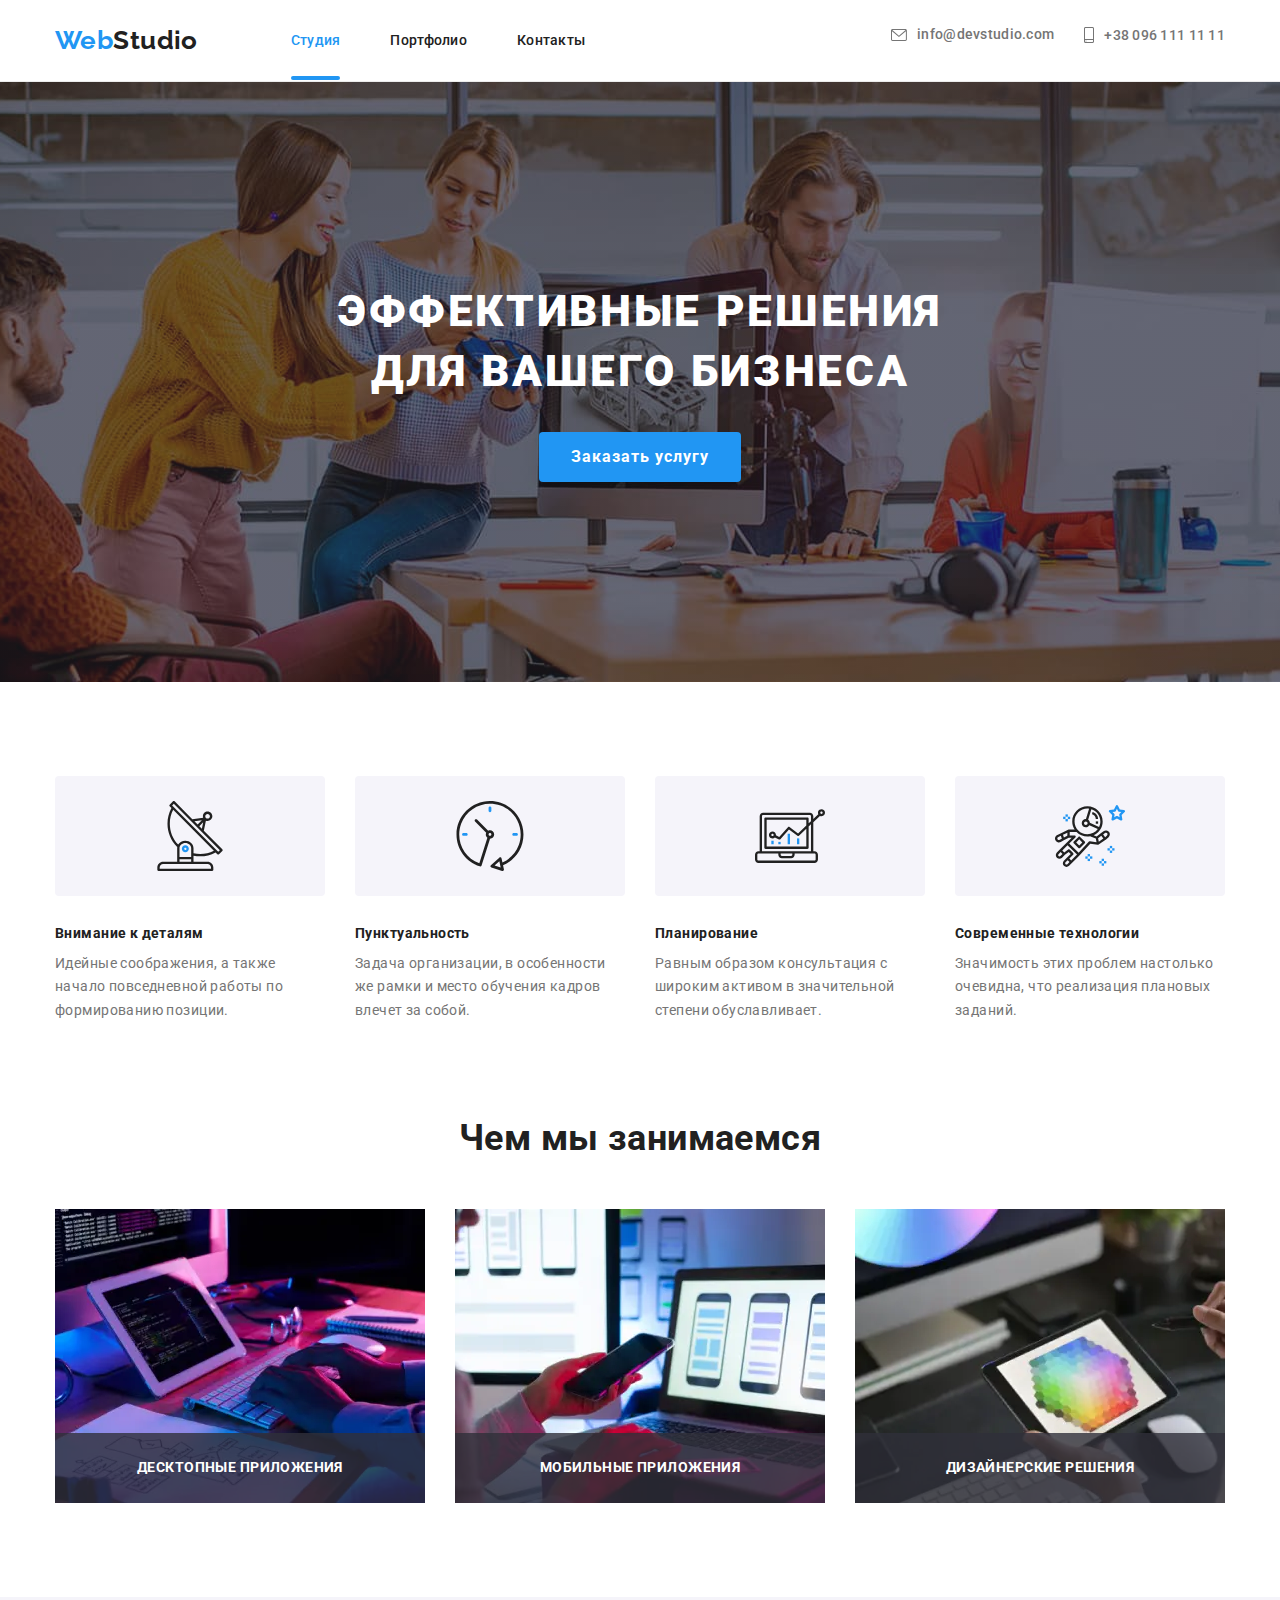
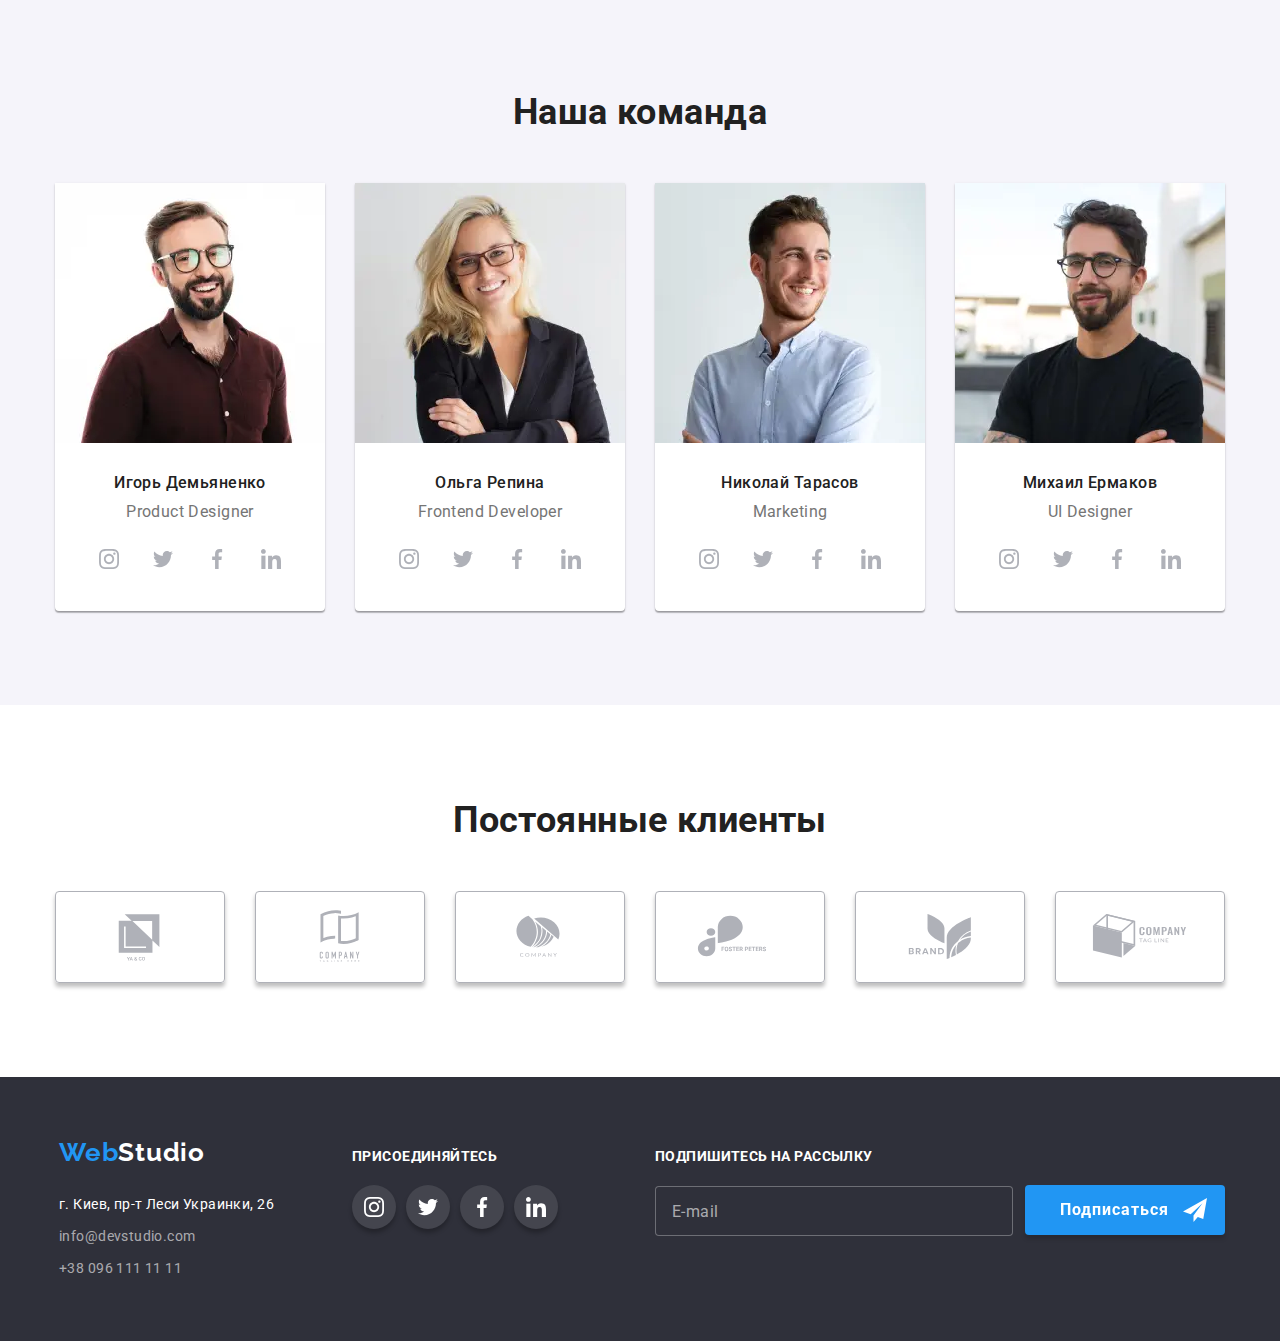
<file: index.html>
<!DOCTYPE html>
<html lang="ru">
  <head>
    <meta charset="UTF-8" />
    <meta http-equiv="X-UA-Compatible" content="IE=edge" />
    <meta name="viewport" content="width=device-width, initial-scale=1.0" />
    <title>Studia</title>
    <link rel="preconnect" href="https://fonts.gstatic.com" />
    <link
      href="https://fonts.googleapis.com/css2?family=Raleway:wght@700&family=Roboto:wght@400;500;700;900&display=swap"
      rel="stylesheet"
    />
    <link
      rel="stylesheet"
      href="https://cdnjs.cloudflare.com/ajax/libs/modern-normalize/1.1.0/modern-normalize.min.css"
    />
    <link rel="stylesheet" href="./css/main.min.css" />
  </head>
  <body>
    <!-- Шапка Сайта-->
    <header class="header">
      <div class="container main-nav">
        <a href="./index.html" class="header__link"
          >Web<span class="header-link__logo_color_accent">Studio</span></a
        >
        <nav class="navigation">
          <ul class="site-nav list">
            <li class="site-nav__item">
              <a href="/" class="site-nav-item__current-page">Студия</a>
            </li>
            <li class="site-nav__item">
              <a href="./portfolio.html">Портфолио</a>
            </li>
            <li class="site-nav__item"><a href="/">Контакты</a></li>
          </ul>
        </nav>
        <ul class="contacts-list">
          <li class="contacts-list__item">
            <a
              href="mailto:info@devstudio.com"
              class="contacts-list-item__link"
            >
              <svg
                width="16px"
                height="12px"
                class="contacts-list-item-link__icon"
              >
                <use href="./images/symbol-defs.svg#icon-envelope"></use>
              </svg>
              info@devstudio.com</a
            >
          </li>
          <li class="contacts-list__item">
            <a href="tel:+380961111111" class="contacts-list-item__link">
              <svg
                class="contacts-list-item-link__icon"
                width="10px"
                height="16px"
              >
                <use href="./images/symbol-defs.svg#icon-smartphone"></use>
              </svg>
              +38 096 111 11 11</a
            >
          </li>
        </ul>
        <button type="button" class="mobile-menu-btn" data-menu-open>
          <svg class="mobile-menu__icon" width="40px" height="40px">
            <use href="./images/symbol-defs.svg#burger-menu-icon"></use>
          </svg>
        </button>
      </div>
      <div class="mobile-menu" data-menu>
        <div class="container mobile-menu__container">
          <button class="mobile-menu__close-btn" data-menu-close>
            <svg class="mobile-menu__close-icon" width="18px" height="18px">
              <use href="./images/symbol-defs.svg#icon-close"></use>
            </svg>
          </button>

          <ul class="mobile-menu__list">
            <li class="mobile-menu-list__item">
              <a href="/" class="mobile-menu-list-item__link">Студия</a>
            </li>
            <li class="mobile-menu-list__item">
              <a class="mobile-menu-list-item__link" href="./portfolio.html"
                >Портфолио</a
              >
            </li>
            <li class="mobile-menu-list__item">
              <a class="mobile-menu-list-item__link" href="/">Контакты</a>
            </li>
          </ul>
          <div>
            <ul class="mobile-menu__contacts">
              <li class="mobile-menu-contacts__list">
                <a
                  class="mobile-menu-contacts__item"
                  href="mailto:info@devstudio.com"
                  >info@devstudio.com</a
                >
              </li>
              <li class="mobile-menu-contacts__list">
                <a
                  class="mobile-menu-contacts__item tel"
                  href="tel:+380961111111"
                  >+38 096 111 11 11</a
                >
              </li>
            </ul>

            <ul class="mobile-menu-social__list">
              <li class="mobile-menu-social-list__item">
                <a
                  class="mobile-menu-social-list-item__link"
                  href="https://www.instagram.com/"
                  >Instagram</a
                >
              </li>
              <li class="mobile-menu-social-list__item">
                <a
                  class="mobile-menu-social-list-item__link"
                  href="https://www.twitter.com/"
                  >Twitter</a
                >
              </li>
              <li class="mobile-menu-social-list__item">
                <a
                  class="mobile-menu-social-list-item__link"
                  href="https://www.facebook.com/"
                  >Facebook</a
                >
              </li>
              <li class="mobile-menu-social-list__item">
                <a
                  class="mobile-menu-social-list-item__link"
                  href="https://www.linkedin.com/"
                  >Linkedin</a
                >
              </li>
            </ul>
          </div>
        </div>
      </div>
    </header>
    <main>
      <!-- Решения для бизнеса-->
      <section class="hero">
        <h1 class="hero-title hero-title__mobile">
          Эффективные решения<br />для вашего бизнеса
        </h1>
        <button type="button" class="button" data-modal-open>
          Заказать услугу
        </button>
      </section>
      <div class="backdrop is-hidden" data-modal>
        <div class="modal modal-mobile">
          <button type="button" class="modal-button" data-modal-close>
            <svg class="modal-close-icon" width="11" height="11">
              <use href="./images/symbol-defs.svg#icon-close"></use>
            </svg>
          </button>
          <p class="text-form">Оставьте свои данные, мы вам перезвоним</p>
          <form class="contact-form">
            <label class="contact-form-field">
              <span class="text-form-field">Имя</span>
              <span class="contact-form-input-wraper">
                <input
                  name="user_name"
                  class="contact-form-input"
                  type="text"
                />
                <svg class="contact-form-icon" width="18" height="18">
                  <use href="./images/symbol-defs.svg#icon-person-black"></use>
                </svg>
              </span>
            </label>
            <label class="contact-form-field">
              <span class="text-form-field">Телефон</span>
              <span class="contact-form-input-wraper">
                <input
                  name="user_phone"
                  class="contact-form-input"
                  type="tel"
                />
                <svg class="contact-form-icon" width="18" height="18">
                  <use href="./images/symbol-defs.svg#icon-phone-black"></use>
                </svg>
              </span>
            </label>
            <label class="contact-form-field">
              <span class="text-form-field">Почта</span>
              <span class="contact-form-input-wraper">
                <input
                  name="user_mail"
                  class="contact-form-input"
                  type="email"
                />
                <svg class="contact-form-icon" width="18" height="18">
                  <use href="./images/symbol-defs.svg#icon-email-black"></use>
                </svg>
              </span>
            </label>
            <label class="contact-form-field">
              <span class="text-form-field">Комментарий</span>
              <textarea
                name="user_massage"
                class="contact-form-massage"
                placeholder="Введите текст"
              ></textarea>
            </label>
            <div class="contact-form-checkbox-wraper">
              <input
                name="acept_policy"
                type="checkbox"
                class="contact-form-checkbox visually-hidden"
                id="policy-checkbox"
                required
              />
              <label
                for="policy-checkbox"
                class="contact-form-checkbox-label contact-form-checkbox-label__mobile"
                >Соглашаюсь с рассылкой и принимаю&nbsp;
                <a class="privacy-policy privacy-policy__mobile" href=""
                  >Условия договора</a
                >
              </label>
            </div>

            <button type="submit" class="contact-form-submit-btn">
              Отправить
            </button>
          </form>
        </div>
      </div>
      <!-- Особенности в работах-->
      <section class="section">
        <div class="container">
          <h2 class="visually-hidden">Особенности в работах</h2>
          <ul class="list-text">
            <li class="list-text-item">
              <div class="list-text-icons">
                <svg width="70px" height="70px">
                  <use href="./images/symbol-defs.svg#icon-antenna"></use>
                </svg>
              </div>
              <h3 class="mobile-text">Внимание к деталям</h3>
              <p class="mobile-text_item">
                Идейные соображения, а также начало повседневной работы по
                формированию позиции.
              </p>
            </li>
            <li class="list-text-item clock">
              <div class="list-text-icons">
                <svg width="70px" height="70px">
                  <use href="./images/symbol-defs.svg#icon-clock"></use>
                </svg>
              </div>
              <h3 class="mobile-text">Пунктуальность</h3>
              <p class="mobile-text_item">
                Задача организации, в особенности же рамки и место обучения
                кадров влечет за собой.
              </p>
            </li>
            <li class="list-text-item diagram">
              <div class="list-text-icons">
                <svg width="70px" height="70px">
                  <use href="./images/symbol-defs.svg#icon-diagram"></use>
                </svg>
              </div>
              <h3 class="mobile-text">Планирование</h3>
              <p class="mobile-text_item">
                Равным образом консультация с широким активом в значительной
                степени обуславливает.
              </p>
            </li>
            <li class="list-text-item astronaut">
              <div class="list-text-icons">
                <svg width="70px" height="70px">
                  <use href="./images/symbol-defs.svg#icon-astronaut"></use>
                </svg>
              </div>
              <h3 class="mobile-text">Современные технологии</h3>
              <p class="mobile-text_item">
                Значимость этих проблем настолько очевидна, что реализация
                плановых заданий.
              </p>
            </li>
          </ul>
        </div>
      </section>
      <!-- Чем мы занимаемся-->
      <section class="section work">
        <div class="container">
          <h2 class="section-title">Чем мы занимаемся</h2>
          <ul class="list">
            <li class="work-picture">
              <div class="list-work">
                <picture>
                  <source
                    srcset="
                      ./images/planshet-desctop.webp    1x,
                      ./images/planshet-desctop@2x.webp 2x
                    "
                    media="(min-width:1200px)"
                    type="image/webp"
                  />
                  <source
                    srcset="
                      ./images/planshet-desctop.jpg    1x,
                      ./images/planshet-desctop@2x.jpg 2x
                    "
                    media="(min-width:1200px)"
                  />
                  <img
                    src="./images/planshet-desctop.jpg"
                    alt="печать текста на клавиатуре"
                    width="370"
                  />
                </picture>
                <p class="overlay-work">Десктопные приложения</p>
              </div>
            </li>
            <li class="work-picture">
              <div class="list-work">
                <picture>
                  <source
                    srcset="
                      ./images/telefon-desctop.webp    1x,
                      ./images/telefon-desctop@2x.webp 2x
                    "
                    media="(min-width:1200px)"
                    type="image/webp"
                  />
                  <source
                    srcset="
                      ./images/telefon-desctop.jpg    1x,
                      ./images/telefon-desctop@2x.jpg 2x
                    "
                    media="(min-width:1200px)"
                  />

                  <img
                    src="./images/telefon-desctop.jpg"
                    alt="с телефоном в руках"
                    width="370"
                  />
                </picture>
                <p class="overlay-work">Мобильные приложения</p>
              </div>
            </li>
            <li class="work-picture">
              <div class="list-work">
                <picture>
                  <source
                    srcset="
                      ./images/risunok-desctop.webp    1x,
                      ./images/risunok-desctop@2x.webp 2x
                    "
                    media="(min-width:1200px)"
                    type="image/webp"
                  />
                  <source
                    srcset="
                      ./images/risunok-desctop.jpg    1x,
                      ./images/risunok-desctop@2x.jpg 2x
                    "
                    media="(min-width:1200px)"
                  />
                  <img
                    src="./images/risunok-desctop.jpg"
                    alt="с планшетом в руках"
                    width="370"
                  />
                </picture>
                <p class="overlay-work">Дизайнерские решения</p>
              </div>
            </li>
          </ul>
        </div>
      </section>
      <!-- Команда-->
      <section class="section-our-team section">
        <div class="container">
          <h2 class="section-title">Наша команда</h2>
          <ul class="list">
            <li class="list-item">
              <picture>
                <source
                  srcset="
                    ./images/igordemjanenko-desctop.webp    1x,
                    ./images/igordemjanenko-desctop@2x.webp 2x
                  "
                  media="(min-width:1200px)"
                  type="image/webp"
                />
                <source
                  srcset="
                    ./images/igordemjanenko-desctop.jpg    1x,
                    ./images/igordemjanenko-desctop@2x.jpg 2x
                  "
                  media="(min-width:1200px)"
                />
                <source
                  srcset="
                    ./images/igordemjanenko-tablet.webp    1x,
                    ./images/igordemjanenko-tablet@2x.webp 2x
                  "
                  media="(min-width:768px)"
                  type="image/webp"
                />
                <source
                  srcset="
                    ./images/igordemjanenko-tablet.jpg    1x,
                    ./images/igordemjanenko-tablet@2x.jpg 2x
                  "
                  media="(min-width:768px)"
                />
                <source
                  srcset="
                    ./images/igordemjanenko-mobile.webp    1x,
                    ./images/igordemjanenko-mobile@2x.webp 2x
                  "
                  media="(max-width:767px)"
                  type="image/webp"
                />
                <source
                  srcset="
                    ./images/igordemjanenko-mobile.jpg    1x,
                    ./images/igordemjanenko-mobile@2x.jpg 2x
                  "
                  media="(max-width:767px)"
                />
                <img
                  src="./images/igordemjanenko-mobile.jpg"
                  alt="Игорь Демьяненко"
                  class="section-our-team__picture"
                />
              </picture>

              <h3 class="list-team_name">Игорь Демьяненко</h3>
              <p>Product Designer</p>

              <ul class="list-icons-team">
                <li class="icons-social-links">
                  <a href="https://www.instagram.com/" class="icons-team">
                    <svg class="icon-team" width="20px" height="20px">
                      <use href="./images/symbol-defs.svg#icon-instagram"></use>
                    </svg>
                  </a>
                </li>
                <li class="icons-social-links">
                  <a href="https://www.twitter.com/" class="icons-team">
                    <svg class="icon-team" width="20px" height="20px">
                      <use href="./images/symbol-defs.svg#icon-twitter"></use>
                    </svg>
                  </a>
                </li>
                <li class="icons-social-links">
                  <a href="https://www.facebook.com/" class="icons-team">
                    <svg class="icon-team" width="20px" height="20px">
                      <use href="./images/symbol-defs.svg#icon-facebook"></use>
                    </svg>
                  </a>
                </li>
                <li class="icons-social-links">
                  <a href="https://www.linkedin.com/" class="icons-team">
                    <svg class="icon-team" width="20px" height="20px">
                      <use href="./images/symbol-defs.svg#icon-linkedin"></use>
                    </svg>
                  </a>
                </li>
              </ul>
            </li>
            <li class="list-item">
              <picture>
                <source
                  srcset="
                    ./images/olgarepina-desctop.webp    1x,
                    ./images/olgarepina-desctop@2x.webp 2x
                  "
                  media="(min-width:1200px)"
                  type="image/webp"
                />
                <source
                  srcset="
                    ./images/olgarepina-desctop.jpg    1x,
                    ./images/olgarepina-desctop@2x.jpg 2x
                  "
                  media="(min-width:1200px)"
                />
                <source
                  srcset="
                    ./images/olgarepina-tablet.webp    1x,
                    ./images/olgarepina-tablet@2x.webp 2x
                  "
                  media="(min-width:768px)"
                  type="image/webp"
                />
                <source
                  srcset="
                    ./images/olgarepina-tablet.jpg    1x,
                    ./images/olgarepina-tablet@2x.jpg 2x
                  "
                  media="(min-width:768px)"
                />
                <source
                  srcset="
                    ./images/olgarepina-mobile.webp    1x,
                    ./images/olgarepina-mobile@2x.webp 2x
                  "
                  media="(max-width:767px)"
                  type="image/webp"
                />
                <source
                  srcset="
                    ./images/olgarepina-mobile.jpg    1x,
                    ./images/olgarepina-mobile@2x.jpg 2x
                  "
                  media="(max-width:767px)"
                />
                <img
                  src="./images/olgarepina-mobile.jpg"
                  alt="Ольга Репина"
                  class="section-our-team__picture"
                />
              </picture>
              <h3 class="list-team_name">Ольга Репина</h3>
              <p>Frontend Developer</p>

              <ul class="list-icons-team">
                <li class="icons-social-links">
                  <a href="https://www.instagram.com/" class="icons-team">
                    <svg class="icon-team" width="20px" height="20px">
                      <use href="./images/symbol-defs.svg#icon-instagram"></use>
                    </svg>
                  </a>
                </li>
                <li class="icons-social-links">
                  <a href="https://www.twitter.com/" class="icons-team">
                    <svg class="icon-team" width="20px" height="20px">
                      <use href="./images/symbol-defs.svg#icon-twitter"></use>
                    </svg>
                  </a>
                </li>
                <li class="icons-social-links">
                  <a href="https://www.facebook.com/" class="icons-team">
                    <svg class="icon-team" width="20px" height="20px">
                      <use href="./images/symbol-defs.svg#icon-facebook"></use>
                    </svg>
                  </a>
                </li>
                <li class="icons-social-links">
                  <a href="https://www.linkedin.com/" class="icons-team">
                    <svg class="icon-team" width="20px" height="20px">
                      <use href="./images/symbol-defs.svg#icon-linkedin"></use>
                    </svg>
                  </a>
                </li>
              </ul>
            </li>
            <li class="list-item">
              <picture>
                <source
                  srcset="
                    ./images/nikolajtarasov-desctop.webp    1x,
                    ./images/nikolajtarasov-desctop@2x.webp 2x
                  "
                  media="(min-width:1200px)"
                  type="image/webp"
                />
                <source
                  srcset="
                    ./images/nikolajtarasov-desctop.jpg    1x,
                    ./images/nikolajtarasov-desctop@2x.jpg 2x
                  "
                  media="(min-width:1200px)"
                />
                <source
                  srcset="
                    ./images/nikolajtarasov-tablet.webp    1x,
                    ./images/nikolajtarasov-tablet@2x.webp 2x
                  "
                  media="(min-width:768px)"
                  type="image/webp"
                />
                <source
                  srcset="
                    ./images/nikolajtarasov-tablet.jpg    1x,
                    ./images/nikolajtarasov-tablet@2x.jpg 2x
                  "
                  media="(min-width:768px)"
                />
                <source
                  srcset="
                    ./images/nikolajtarasov-mobile.webp    1x,
                    ./images/nikolajtarasov-mobile@2x.webp 2x
                  "
                  media="(max-width:767px)"
                  type="image/webp"
                />
                <source
                  srcset="
                    ./images/nikolajtarasov-mobile.jpg    1x,
                    ./images/nikolajtarasov-mobile@2x.jpg 2x
                  "
                  media="(max-width:767px)"
                />
                <img
                  src="./images/nikolajtarasov-mobile.jpg"
                  alt="Николай Тарасов"
                  class="section-our-team__picture"
                />
              </picture>

              <h3 class="list-team_name">Николай Тарасов</h3>
              <p>Marketing</p>

              <ul class="list-icons-team">
                <li class="icons-social-links">
                  <a href="https://www.instagram.com/" class="icons-team">
                    <svg class="icon-team" width="20px" height="20px">
                      <use href="./images/symbol-defs.svg#icon-instagram"></use>
                    </svg>
                  </a>
                </li>
                <li class="icons-social-links">
                  <a href="https://www.twitter.com/" class="icons-team">
                    <svg class="icon-team" width="20px" height="20px">
                      <use href="./images/symbol-defs.svg#icon-twitter"></use>
                    </svg>
                  </a>
                </li>
                <li class="icons-social-links">
                  <a href="https://www.facebook.com/" class="icons-team">
                    <svg class="icon-team" width="20px" height="20px">
                      <use href="./images/symbol-defs.svg#icon-facebook"></use>
                    </svg>
                  </a>
                </li>
                <li class="icons-social-links">
                  <a href="https://www.linkedin.com/" class="icons-team">
                    <svg class="icon-team" width="20px" height="20px">
                      <use href="./images/symbol-defs.svg#icon-linkedin"></use>
                    </svg>
                  </a>
                </li>
              </ul>
            </li>
            <li class="list-item">
              <picture>
                <source
                  srcset="
                    ./images/mikhailyermakov-desctop.webp    1x,
                    ./images/mikhailyermakov-desctop@2x.webp 2x
                  "
                  media="(min-width:1200px)"
                  type="image/webp"
                />
                <source
                  srcset="
                    ./images/mikhailyermakov-desctop.jpg    1x,
                    ./images/mikhailyermakov-desctop@2x.jpg 2x
                  "
                  media="(min-width:1200px)"
                />
                <source
                  srcset="
                    ./images/mikhailyermakov-tablet.webp    1x,
                    ./images/mikhailyermakov-tablet@2x.webp 2x
                  "
                  media="(min-width:768px)"
                  type="image/webp"
                />
                <source
                  srcset="
                    ./images/mikhailyermakov-tablet.jpg    1x,
                    ./images/mikhailyermakov-tablet@2x.jpg 2x
                  "
                  media="(min-width:768px)"
                />
                <source
                  srcset="
                    ./images/mikhailyermakov-mobile.webp    1x,
                    ./images/mikhailyermakov-mobile@2x.webp 2x
                  "
                  media="(max-width:767px)"
                  type="image/webp"
                />
                <source
                  srcset="
                    ./images/mikhailyermakov-mobile.jpg    1x,
                    ./images/mikhailyermakov-mobile@2x.jpg 2x
                  "
                  media="(max-width:767px)"
                />
                <img
                  src="./images/mikhailyermakov-mobile.jpg"
                  alt="Михаил Ермаков"
                  class="section-our-team__picture"
                />
              </picture>
              <h3 class="list-team_name">Михаил Ермаков</h3>
              <p>UI Designer</p>

              <ul class="list-icons-team">
                <li class="icons-social-links">
                  <a href="https://www.instagram.com/" class="icons-team">
                    <svg class="icon-team" width="20px" height="20px">
                      <use href="./images/symbol-defs.svg#icon-instagram"></use>
                    </svg>
                  </a>
                </li>
                <li class="icons-social-links">
                  <a href="https://www.twitter.com/" class="icons-team">
                    <svg class="icon-team" width="20px" height="20px">
                      <use href="./images/symbol-defs.svg#icon-twitter"></use>
                    </svg>
                  </a>
                </li>
                <li class="icons-social-links">
                  <a href="https://www.facebook.com/" class="icons-team">
                    <svg class="icon-team" width="20px" height="20px">
                      <use href="./images/symbol-defs.svg#icon-facebook"></use>
                    </svg>
                  </a>
                </li>
                <li class="icons-social-links">
                  <a href="https://www.linkedin.com/" class="icons-team">
                    <svg class="icon-team" width="20px" height="20px">
                      <use href="./images/symbol-defs.svg#icon-linkedin"></use>
                    </svg>
                  </a>
                </li>
              </ul>
            </li>
          </ul>
        </div>
      </section>
      <section class="our-clients section">
        <div class="container">
          <h2 class="section-title">Постоянные клиенты</h2>
          <ul class="list-logos">
            <li class="svg-logo-list">
              <a href="/" class="logo-client">
                <svg width="106px" height="60px" class="svg-logo">
                  <use href="./images/symbol-defs.svg#icon-Logo1"></use>
                </svg>
              </a>
            </li>
            <li class="svg-logo-list">
              <a href="/" class="logo-client">
                <svg width="106px" height="60px" class="svg-logo">
                  <use href="./images/symbol-defs.svg#icon-Logo2"></use>
                </svg>
              </a>
            </li>
            <li class="svg-logo-list">
              <a href="/" class="logo-client">
                <svg width="106px" height="60px" class="svg-logo">
                  <use href="./images/symbol-defs.svg#icon-Logo3"></use>
                </svg>
              </a>
            </li>
            <li class="svg-logo-list">
              <a href="/" class="logo-client">
                <svg width="106px" height="60px" class="svg-logo">
                  <use href="./images/symbol-defs.svg#icon-Logo4"></use>
                </svg>
              </a>
            </li>
            <li class="svg-logo-list">
              <a href="/" class="logo-client">
                <svg width="106px" height="60px" class="svg-logo">
                  <use href="./images/symbol-defs.svg#icon-Logo5"></use>
                </svg>
              </a>
            </li>
            <li class="svg-logo-list">
              <a href="/" class="logo-client">
                <svg width="106px" height="60px" class="svg-logo">
                  <use href="./images/symbol-defs.svg#icon-Logo6"></use>
                </svg>
              </a>
            </li>
          </ul>
        </div>
      </section>
    </main>
    <!--Футер-->
    <footer>
      <div class="container footer-container">
        <div class="nav-footer">
          <div class="tablet-footer">
            <a href="/" class="logo logo-footer"
              >Web<span class="accent-footer">Studio</span></a
            >

            <address>
              <ul class="list-footer">
                <li>
                  <a
                    class="adress"
                    href="https://goo.gl/maps/MWfXR5edQ5mQwXb56"
                    target="_blank"
                    rel="noreferrer noopener"
                    title="карты google"
                    >г. Киев, пр-т Леси Украинки, 26</a
                  >
                </li>
                <li>
                  <a class="contacts-footer" href="mailto:info@devstudio.com"
                    >info@devstudio.com</a
                  >
                </li>
                <li>
                  <a class="contacts-footer" href="tel:+380961111111"
                    >+38 096 111 11 11</a
                  >
                </li>
              </ul>
            </address>
          </div>
          <div class="icons-nav-footer">
            <p class="text-footer">Присоединяйтесь</p>
            <ul class="list-icons-footer">
              <li>
                <a href="https://www.instagram.com/" class="icons-footer">
                  <svg class="icon-footer" width="20px" height="20px">
                    <use href="./images/symbol-defs.svg#icon-instagram"></use>
                  </svg>
                </a>
              </li>
              <li>
                <a href="https://www.twitter.com/" class="icons-footer">
                  <svg class="icon-footer" width="20px" height="20px">
                    <use href="./images/symbol-defs.svg#icon-twitter"></use>
                  </svg>
                </a>
              </li>
              <li>
                <a href="https://www.facebook.com/" class="icons-footer">
                  <svg class="icon-footer" width="20px" height="20px">
                    <use href="./images/symbol-defs.svg#icon-facebook"></use>
                  </svg>
                </a>
              </li>
              <li>
                <a href="https://www.linkedin.com/" class="icons-footer">
                  <svg class="icon-footer" width="20px" height="20px">
                    <use href="./images/symbol-defs.svg#icon-linkedin"></use>
                  </svg>
                </a>
              </li>
            </ul>
          </div>
        </div>
        <div class="form-footer">
          <p class="text-form-footer">Подпишитесь на рассылку</p>
          <span class="footer-position">
            <label class="footer-form-field">
              <textarea
                name="user_massage"
                class="footer-form-massage"
                placeholder="E-mail"
              ></textarea>
            </label>
            <button type="submit" class="footer-form-btn">
              <span class="btn-text">Подписаться</span>
            </button>
          </span>
        </div>
      </div>
    </footer>
    <script src="./modal.js"></script>
    <script src="./menu.js"></script>
  </body>
</html>
</file>
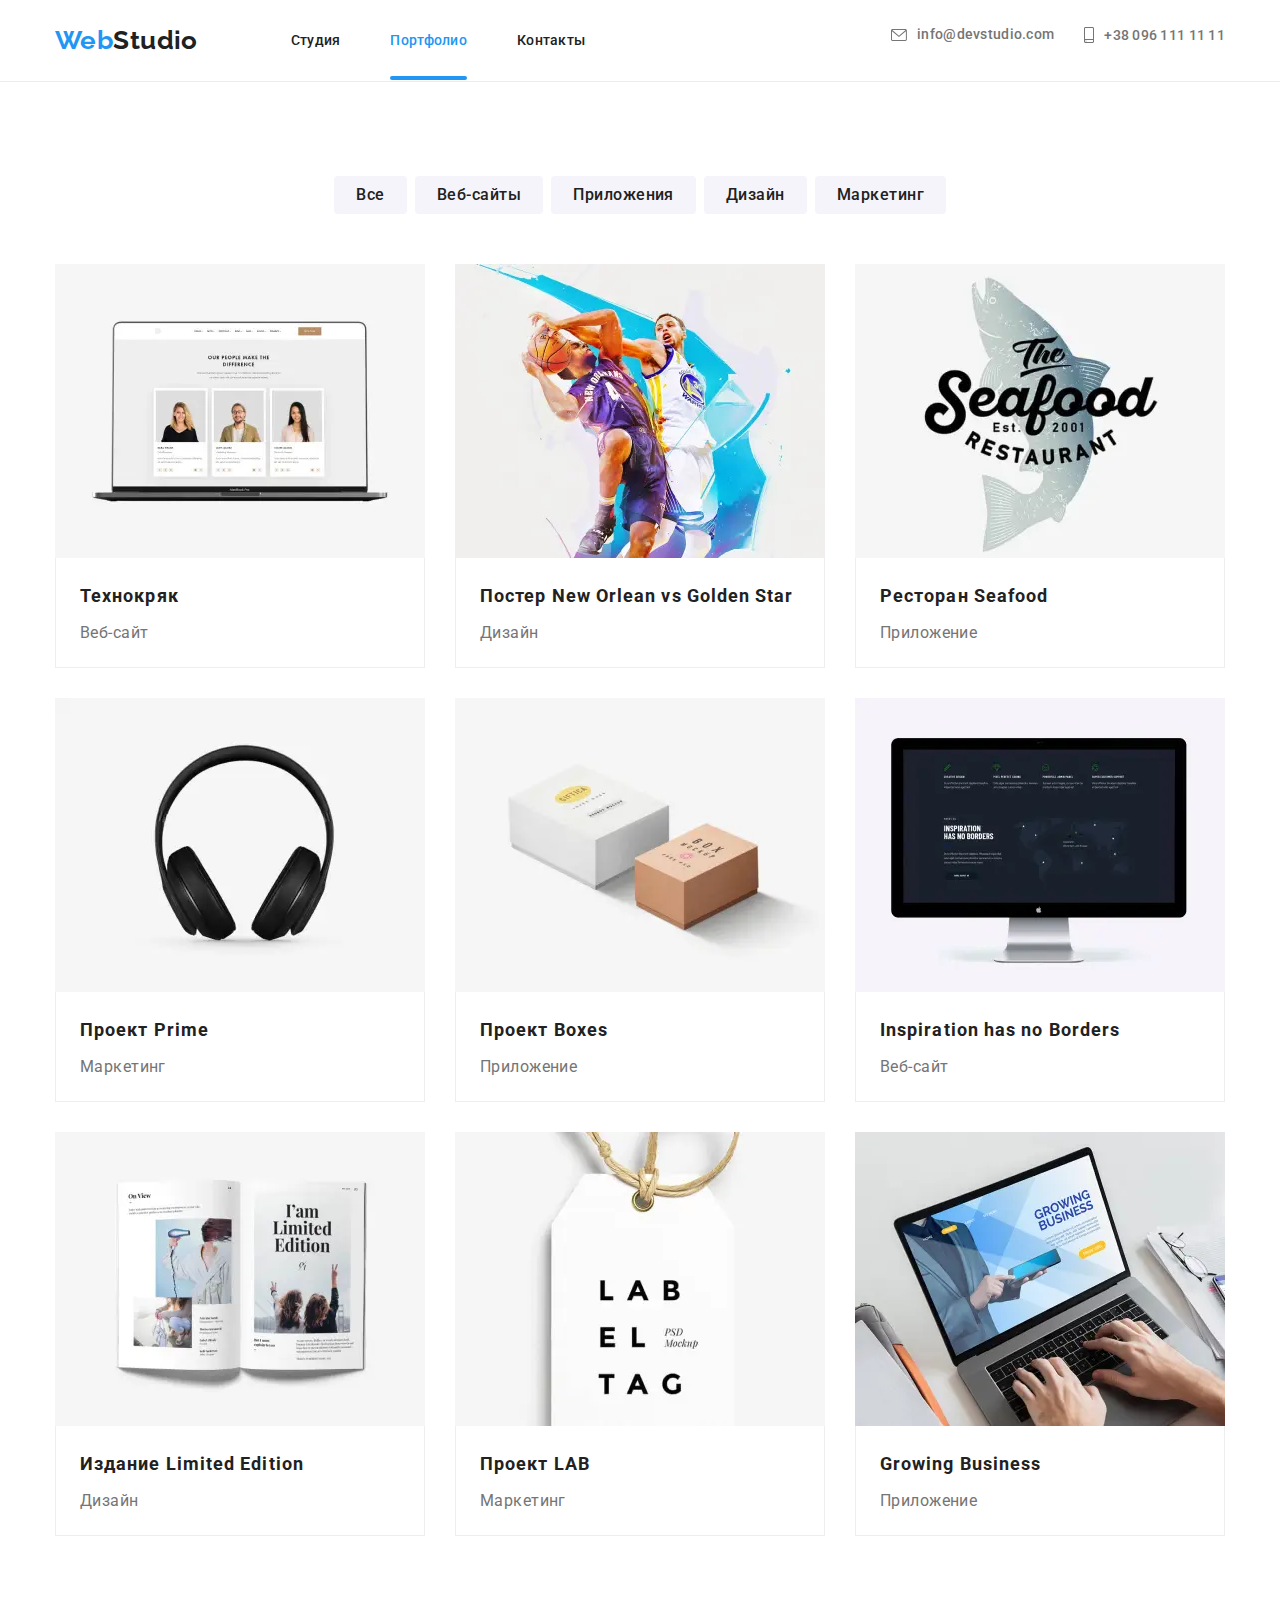
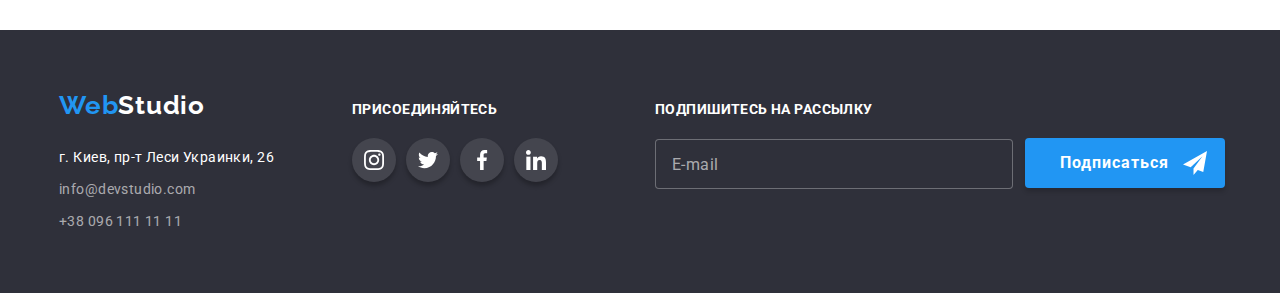
<file: portfolio.html>
<!DOCTYPE html>
<html lang="ru">
  <head>
    <meta charset="UTF-8" />
    <meta http-equiv="X-UA-Compatible" content="IE=edge" />
    <meta name="viewport" content="width=device-width, initial-scale=1.0" />
    <title>portfolio</title>
    <link rel="preconnect" href="https://fonts.gstatic.com" />
    <link
      href="https://fonts.googleapis.com/css2?family=Raleway:wght@700&family=Roboto:wght@400;500;700;900&display=swap"
      rel="stylesheet"
    />
    <link
      rel="stylesheet"
      href="https://cdnjs.cloudflare.com/ajax/libs/modern-normalize/1.1.0/modern-normalize.min.css"
    />
    <link rel="stylesheet" href="./css/main.min.css" />
  </head>
  <body>
    <!-- Шапка Сайта-->
    <header class="header">
      <div class="container main-nav">
        <a href="./index.html" class="header__link"
          >Web<span class="header-link__logo_color_accent">Studio</span></a
        >
        <nav class="navigation">
          <ul class="site-nav list">
            <li class="site-nav__item">
              <a href="./index.html">Студия</a>
            </li>
            <li class="site-nav__item">
              <a href="/" class="site-nav-item__current-page">Портфолио</a>
            </li>
            <li class="site-nav__item"><a href="/">Контакты</a></li>
          </ul>
        </nav>
        <ul class="contacts-list">
          <li class="contacts-list__item">
            <a
              href="mailto:info@devstudio.com"
              class="contacts-list-item__link"
            >
              <svg
                width="16px"
                height="12px"
                class="contacts-list-item-link__icon"
              >
                <use href="./images/symbol-defs.svg#icon-envelope"></use>
              </svg>
              info@devstudio.com</a
            >
          </li>
          <li class="contacts-list__item">
            <a href="tel:+380961111111" class="contacts-list-item__link">
              <svg
                class="contacts-list-item-link__icon"
                width="10px"
                height="16px"
              >
                <use href="./images/symbol-defs.svg#icon-smartphone"></use>
              </svg>
              +38 096 111 11 11</a
            >
          </li>
        </ul>
        <button type="button" class="mobile-menu-btn" data-menu-open>
          <svg class="mobile-menu__icon" width="40px" height="40px">
            <use href="./images/symbol-defs.svg#burger-menu-icon"></use>
          </svg>
        </button>
      </div>
      <div class="mobile-menu" data-menu>
        <div class="container mobile-menu__container">
          <button class="mobile-menu__close-btn" data-menu-close>
            <svg class="mobile-menu__close-icon" width="18px" height="18px">
              <use href="./images/symbol-defs.svg#icon-close"></use>
            </svg>
          </button>

          <ul class="mobile-menu__list">
            <li class="mobile-menu-list__item">
              <a class="mobile-menu-list-item__link" href="./index.html"
                >Студия</a
              >
            </li>
            <li class="mobile-menu-list__item">
              <a class="mobile-menu-list-item__link" href="/">Портфолио</a>
            </li>
            <li class="mobile-menu-list__item">
              <a class="mobile-menu-list-item__link" href="/">Контакты</a>
            </li>
          </ul>
          <div>
            <ul class="mobile-menu__contacts">
              <li class="mobile-menu-contacts__list">
                <a
                  class="mobile-menu-contacts__item"
                  href="mailto:info@devstudio.com"
                  >info@devstudio.com</a
                >
              </li>
              <li class="mobile-menu-contacts__list">
                <a
                  class="mobile-menu-contacts__item tel"
                  href="tel:+380961111111"
                  >+38 096 111 11 11</a
                >
              </li>
            </ul>

            <ul class="mobile-menu-social__list">
              <li class="mobile-menu-social-list__item">
                <a
                  class="mobile-menu-social-list-item__link"
                  href="https://www.instagram.com/"
                  >Instagram</a
                >
              </li>
              <li class="mobile-menu-social-list__item">
                <a
                  class="mobile-menu-social-list-item__link"
                  href="https://www.twitter.com/"
                  >Twitter</a
                >
              </li>
              <li class="mobile-menu-social-list__item">
                <a
                  class="mobile-menu-social-list-item__link"
                  href="https://www.facebook.com/"
                  >Facebook</a
                >
              </li>
              <li class="mobile-menu-social-list__item">
                <a
                  class="mobile-menu-social-list-item__link"
                  href="https://www.linkedin.com/"
                  >Linkedin</a
                >
              </li>
            </ul>
          </div>
        </div>
      </div>
    </header>
    <main>
      <section class="section">
        <div class="container">
          <h1 class="visually-hidden">Примеры работ</h1>
          <ul class="list-button">
            <li class="list-btn__item">
              <button type="button" class="filter-button adaptive-mobile">
                Все
              </button>
            </li>
            <li class="list-btn__item">
              <button type="button" class="filter-button">Веб-сайты</button>
            </li>
            <li class="list-btn__item">
              <button type="button" class="filter-button">Приложения</button>
            </li>
            <li class="list-btn__item">
              <button type="button" class="filter-button">Дизайн</button>
            </li>
            <li class="list-btn__item">
              <button type="button" class="filter-button">Маркетинг</button>
            </li>
          </ul>
          <ul class="list-photo">
            <li class="list-element">
              <a href="/" class="link-portfolio">
                <div class="list-photo-wraper">
                  <picture>
                    <source
                      srcset="
                        ./images/webpage-desctop.webp    1x,
                        ./images/webpage-desctop@2x.webp 2x
                      "
                      media="(min-width:1200px)"
                      type="image/webp"
                    />
                    <source
                      srcset="
                        ./images/webpage-desctop.jpg    1x,
                        ./images/webpage-desctop@2x.jpg 2x
                      "
                      media="(min-width:1200px)"
                    />
                    <source
                      srcset="
                        ./images/webpage-tablet.webp    1x,
                        ./images/webpage-tablet@2x.webp 2x
                      "
                      media="(min-width:768px)"
                      type="image/webp"
                    />
                    <source
                      srcset="
                        ./images/webpage-tablet.jpg    1x,
                        ./images/webpage-tablet@2x.jpg 2x
                      "
                      media="(min-width:768px)"
                    />
                    <source
                      srcset="
                        ./images/webpage-mobile.webp    1x,
                        ./images/webpage-mobile@2x.webp 2x
                      "
                      media="(max-width:767px)"
                      type="image/webp"
                    />
                    <source
                      srcset="
                        ./images/webpage-mobile.jpg    1x,
                        ./images/webpage-mobile@2x.jpg 2x
                      "
                      media="(max-width:767px)"
                    />
                    <img
                      src="./images/webpage-mobile.jpg"
                      alt="три человека"
                      class="list-element__picture"
                    />
                  </picture>
                  <p class="overlay">
                    Ресурс предлагает комплексные предложения с разным уровнем
                    функционала и сервисов. Все это позволит посетителю получить
                    исчерпывающие сведения о компании или частном лице.
                  </p>
                </div>

                <div class="list-photo-element">
                  <h2>Технокряк</h2>
                  <p>Веб-сайт</p>
                </div>
              </a>
            </li>
            <li class="list-element">
              <a href="/" class="link-portfolio">
                <div class="list-photo-wraper">
                  <picture>
                    <source
                      srcset="
                        ./images/poster-desctop.webp    1x,
                        ./images/poster-desctop@2x.webp 2x
                      "
                      media="(min-width:1200px)"
                      type="image/webp"
                    />
                    <source
                      srcset="
                        ./images/poster-desctop.jpg    1x,
                        ./images/poster-desctop@2x.jpg 2x
                      "
                      media="(min-width:1200px)"
                    />
                    <source
                      srcset="
                        ./images/poster-tablet.webp    1x,
                        ./images/poster-tablet@2x.webp 2x
                      "
                      media="(min-width:768px)"
                      type="image/webp"
                    />
                    <source
                      srcset="
                        ./images/poster-tablet.jpg    1x,
                        ./images/poster-tablet@2x.jpg 2x
                      "
                      media="(min-width:768px)"
                    />
                    <source
                      srcset="
                        ./images/poster-mobile.webp    1x,
                        ./images/poster-mobile@2x.webp 2x
                      "
                      media="(max-width:767px)"
                      type="image/webp"
                    />
                    <source
                      srcset="
                        ./images/poster-mobile.jpg    1x,
                        ./images/poster-mobile@2x.jpg 2x
                      "
                      media="(max-width:767px)"
                    />
                    <img
                      src="./images/poster-mobile.jpg"
                      alt="баскетболисты"
                      class="list-element__picture"
                    />
                  </picture>
                  <p class="overlay">
                    Ресурс предлагает комплексные предложения с разным уровнем
                    функционала и сервисов. Все это позволит посетителю получить
                    исчерпывающие сведения о компании или частном лице.
                  </p>
                </div>
                <div class="list-photo-element">
                  <h2 class="list-photo-element__title">
                    Постер New Orlean vs Golden Star
                  </h2>
                  <p>Дизайн</p>
                </div>
              </a>
            </li>
            <li class="list-element">
              <a href="/" class="link-portfolio">
                <div class="list-photo-wraper">
                  <picture>
                    <source
                      srcset="
                        ./images/restaurant-desctop.webp    1x,
                        ./images/restaurant-desctop@2x.webp 2x
                      "
                      media="(min-width:1200px)"
                      type="image/webp"
                    />
                    <source
                      srcset="
                        ./images/restaurant-desctop.jpg    1x,
                        ./images/restaurant-desctop@2x.jpg 2x
                      "
                      media="(min-width:1200px)"
                    />
                    <source
                      srcset="
                        ./images/restaurant-tablet.webp    1x,
                        ./images/restaurant-tablet@2x.webp 2x
                      "
                      media="(min-width:768px)"
                      type="image/webp"
                    />
                    <source
                      srcset="
                        ./images/restaurant-tablet.jpg    1x,
                        ./images/restaurant-tablet@2x.jpg 2x
                      "
                      media="(min-width:768px)"
                    />
                    <source
                      srcset="
                        ./images/restaurant-mobile.webp    1x,
                        ./images/restaurant-mobile@2x.webp 2x
                      "
                      media="(max-width:767px)"
                      type="image/webp"
                    />
                    <source
                      srcset="
                        ./images/restaurant-mobile.jpg    1x,
                        ./images/restaurant-mobile@2x.jpg 2x
                      "
                      media="(max-width:767px)"
                    />
                    <img
                      src="./images/restaurant-mobile.jpg"
                      alt="емблема ресторана"
                      class="list-element__picture"
                    />
                  </picture>
                  <p class="overlay">
                    Ресурс предлагает комплексные предложения с разным уровнем
                    функционала и сервисов. Все это позволит посетителю получить
                    исчерпывающие сведения о компании или частном лице.
                  </p>
                </div>
                <div class="list-photo-element">
                  <h2>Ресторан Seafood</h2>
                  <p>Приложение</p>
                </div>
              </a>
            </li>
            <li class="list-element">
              <a href="/" class="link-portfolio">
                <div class="list-photo-wraper">
                  <picture>
                    <source
                      srcset="
                        ./images/music-desctop.webp    1x,
                        ./images/music-desctop@2x.webp 2x
                      "
                      media="(min-width:1200px)"
                      type="image/webp"
                    />
                    <source
                      srcset="
                        ./images/music-desctop.jpg    1x,
                        ./images/music-desctop@2x.jpg 2x
                      "
                      media="(min-width:1200px)"
                    />
                    <source
                      srcset="
                        ./images/music-tablet.webp    1x,
                        ./images/music-tablet@2x.webp 2x
                      "
                      media="(min-width:768px)"
                      type="image/webp"
                    />
                    <source
                      srcset="
                        ./images/music-tablet.jpg    1x,
                        ./images/music-tablet@2x.jpg 2x
                      "
                      media="(min-width:768px)"
                    />
                    <source
                      srcset="
                        ./images/music-mobile.webp    1x,
                        ./images/music-mobile@2x.webp 2x
                      "
                      media="(max-width:767px)"
                      type="image/webp"
                    />
                    <source
                      srcset="
                        ./images/music-mobile.jpg    1x,
                        ./images/music-mobile@2x.jpg 2x
                      "
                      media="(max-width:767px)"
                    />
                    <img
                      src="./images/music-mobile.jpg"
                      alt="наушники"
                      class="list-element__picture"
                    />
                  </picture>
                  <p class="overlay">
                    Ресурс предлагает комплексные предложения с разным уровнем
                    функционала и сервисов. Все это позволит посетителю получить
                    исчерпывающие сведения о компании или частном лице.
                  </p>
                </div>
                <div class="list-photo-element">
                  <h2>Проект Prime</h2>
                  <p>Маркетинг</p>
                </div>
              </a>
            </li>
            <li class="list-element">
              <a href="/" class="link-portfolio">
                <div class="list-photo-wraper">
                  <picture>
                    <source
                      srcset="
                        ./images/boxes-desctop.webp    1x,
                        ./images/boxes-desctop@2x.webp 2x
                      "
                      media="(min-width:1200px)"
                      type="image/webp"
                    />
                    <source
                      srcset="
                        ./images/boxes-desctop.jpg    1x,
                        ./images/boxes-desctop@2x.jpg 2x
                      "
                      media="(min-width:1200px)"
                    />
                    <source
                      srcset="
                        ./images/boxes-tablet.webp    1x,
                        ./images/boxes-tablet@2x.webp 2x
                      "
                      media="(min-width:768px)"
                      type="image/webp"
                    />
                    <source
                      srcset="
                        ./images/boxes-tablet.jpg    1x,
                        ./images/boxes-tablet@2x.jpg 2x
                      "
                      media="(min-width:768px)"
                    />
                    <source
                      srcset="
                        ./images/boxes-mobile.webp    1x,
                        ./images/boxes-mobile@2x.webp 2x
                      "
                      media="(max-width:767px)"
                      type="image/webp"
                    />
                    <source
                      srcset="
                        ./images/boxes-mobile.jpg    1x,
                        ./images/boxes-mobile@2x.jpg 2x
                      "
                      media="(max-width:767px)"
                    />
                    <img
                      src="./images/boxes-mobile.jpg"
                      alt="коробки"
                      class="list-element__picture"
                    />
                  </picture>
                  <p class="overlay">
                    Ресурс предлагает комплексные предложения с разным уровнем
                    функционала и сервисов. Все это позволит посетителю получить
                    исчерпывающие сведения о компании или частном лице.
                  </p>
                </div>
                <div class="list-photo-element">
                  <h2>Проект Boxes</h2>
                  <p>Приложение</p>
                </div>
              </a>
            </li>
            <li class="list-element">
              <a href="/" class="link-portfolio">
                <div class="list-photo-wraper">
                  <picture>
                    <source
                      srcset="
                        ./images/monitor-desctop.webp    1x,
                        ./images/monitor-desctop@2x.webp 2x
                      "
                      media="(min-width:1200px)"
                      type="image/webp"
                    />
                    <source
                      srcset="
                        ./images/monitor-desctop.jpg    1x,
                        ./images/monitor-desctop@2x.jpg 2x
                      "
                      media="(min-width:1200px)"
                    />
                    <source
                      srcset="
                        ./images/monitor-tablet.webp    1x,
                        ./images/monitor-tablet@2x.webp 2x
                      "
                      media="(min-width:768px)"
                      type="image/webp"
                    />
                    <source
                      srcset="
                        ./images/monitor-tablet.jpg    1x,
                        ./images/monitor-tablet@2x.jpg 2x
                      "
                      media="(min-width:768px)"
                    />
                    <source
                      srcset="
                        ./images/monitor-mobile.webp    1x,
                        ./images/monitor-mobile@2x.webp 2x
                      "
                      media="(max-width:767px)"
                      type="image/webp"
                    />
                    <source
                      srcset="
                        ./images/monitor-mobile.jpg    1x,
                        ./images/monitor-mobile@2x.jpg 2x
                      "
                      media="(max-width:767px)"
                    />
                    <img
                      src="./images/monitor-mobile.jpg"
                      alt="монитор"
                      class="list-element__picture"
                    />
                  </picture>
                  <p class="overlay">
                    Ресурс предлагает комплексные предложения с разным уровнем
                    функционала и сервисов. Все это позволит посетителю получить
                    исчерпывающие сведения о компании или частном лице.
                  </p>
                </div>
                <div class="list-photo-element">
                  <h2>Inspiration has no Borders</h2>
                  <p>Веб-сайт</p>
                </div>
              </a>
            </li>
            <li class="list-element">
              <a href="/" class="link-portfolio">
                <div class="list-photo-wraper">
                  <picture>
                    <source
                      srcset="
                        ./images/magazine-desctop.webp    1x,
                        ./images/magazine-desctop@2x.webp 2x
                      "
                      media="(min-width:1200px)"
                      type="image/webp"
                    />
                    <source
                      srcset="
                        ./images/magazine-desctop.jpg    1x,
                        ./images/magazine-desctop@2x.jpg 2x
                      "
                      media="(min-width:1200px)"
                    />
                    <source
                      srcset="
                        ./images/magazine-tablet.webp    1x,
                        ./images/magazine-tablet@2x.webp 2x
                      "
                      media="(min-width:768px)"
                      type="image/webp"
                    />
                    <source
                      srcset="
                        ./images/magazine-tablet.jpg    1x,
                        ./images/magazine-tablet@2x.jpg 2x
                      "
                      media="(min-width:768px)"
                    />
                    <source
                      srcset="
                        ./images/magazine-mobile.webp    1x,
                        ./images/magazine-mobile@2x.webp 2x
                      "
                      media="(max-width:767px)"
                      type="image/webp"
                    />
                    <source
                      srcset="
                        ./images/magazine-mobile.jpg    1x,
                        ./images/magazine-mobile@2x.jpg 2x
                      "
                      media="(max-width:767px)"
                    />
                    <img
                      src="./images/magazine-mobile.jpg"
                      alt="журнал"
                      class="list-element__picture"
                    />
                  </picture>
                  <p class="overlay">
                    Ресурс предлагает комплексные предложения с разным уровнем
                    функционала и сервисов. Все это позволит посетителю получить
                    исчерпывающие сведения о компании или частном лице.
                  </p>
                </div>
                <div class="list-photo-element">
                  <h2>Издание Limited Edition</h2>
                  <p>Дизайн</p>
                </div>
              </a>
            </li>
            <li class="list-element">
              <a href="/" class="link-portfolio">
                <div class="list-photo-wraper">
                  <picture>
                    <source
                      srcset="
                        ./images/birka-desctop.webp    1x,
                        ./images/birka-desctop@2x.webp 2x
                      "
                      media="(min-width:1200px)"
                      type="image/webp"
                    />
                    <source
                      srcset="
                        ./images/birka-desctop.jpg    1x,
                        ./images/birka-desctop@2x.jpg 2x
                      "
                      media="(min-width:1200px)"
                    />
                    <source
                      srcset="
                        ./images/birka-tablet.webp    1x,
                        ./images/birka-tablet@2x.webp 2x
                      "
                      media="(min-width:768px)"
                      type="image/webp"
                    />
                    <source
                      srcset="
                        ./images/birka-tablet.jpg    1x,
                        ./images/birka-tablet@2x.jpg 2x
                      "
                      media="(min-width:768px)"
                    />
                    <source
                      srcset="
                        ./images/birka-mobile.webp    1x,
                        ./images/birka-mobile@2x.webp 2x
                      "
                      media="(max-width:767px)"
                      type="image/webp"
                    />
                    <source
                      srcset="
                        ./images/birka-mobile.jpg    1x,
                        ./images/birka-mobile@2x.jpg 2x
                      "
                      media="(max-width:767px)"
                    />
                    <img
                      src="./images/birka-mobile.jpg"
                      alt="бирка"
                      class="list-element__picture"
                    />
                  </picture>
                  <p class="overlay">
                    Ресурс предлагает комплексные предложения с разным уровнем
                    функционала и сервисов. Все это позволит посетителю получить
                    исчерпывающие сведения о компании или частном лице.
                  </p>
                </div>
                <div class="list-photo-element">
                  <h2>Проект LAB</h2>
                  <p>Маркетинг</p>
                </div>
              </a>
            </li>
            <li class="list-element">
              <a href="/" class="link-portfolio">
                <div class="list-photo-wraper">
                  <picture>
                    <source
                      srcset="
                        ./images/notebook-desctop.webp    1x,
                        ./images/notebook-desctop@2x.webp 2x
                      "
                      media="(min-width:1200px)"
                      type="image/webp"
                    />
                    <source
                      srcset="
                        ./images/notebook-desctop.jpg    1x,
                        ./images/notebook-desctop@2x.jpg 2x
                      "
                      media="(min-width:1200px)"
                    />
                    <source
                      srcset="
                        ./images/notebook-tablet.webp    1x,
                        ./images/notebook-tablet@2x.webp 2x
                      "
                      media="(min-width:768px)"
                      type="image/webp"
                    />
                    <source
                      srcset="
                        ./images/notebook-tablet.jpg    1x,
                        ./images/notebook-tablet@2x.jpg 2x
                      "
                      media="(min-width:768px)"
                    />
                    <source
                      srcset="
                        ./images/notebook-mobile.webp    1x,
                        ./images/notebook-mobile@2x.webp 2x
                      "
                      media="(max-width:767px)"
                      type="image/webp"
                    />
                    <source
                      srcset="
                        ./images/notebook-mobile.jpg    1x,
                        ./images/notebook-mobile@2x.jpg 2x
                      "
                      media="(max-width:767px)"
                    />
                    <img
                      src="./images/notebook-mobile.jpg"
                      alt="бирка"
                      class="list-element__picture"
                    />
                  </picture>
                  <p class="overlay">
                    Ресурс предлагает комплексные предложения с разным уровнем
                    функционала и сервисов. Все это позволит посетителю получить
                    исчерпывающие сведения о компании или частном лице.
                  </p>
                </div>
                <div class="list-photo-element">
                  <h2>Growing Business</h2>
                  <p>Приложение</p>
                </div>
              </a>
            </li>
          </ul>
        </div>
      </section>
    </main>
    <!--Футер-->
    <footer>
      <div class="container footer-container">
        <div class="nav-footer">
          <div class="tablet-footer">
            <a href="/" class="logo logo-footer"
              >Web<span class="accent-footer">Studio</span></a
            >

            <address>
              <ul class="list-footer">
                <li>
                  <a
                    class="adress"
                    href="https://goo.gl/maps/MWfXR5edQ5mQwXb56"
                    target="_blank"
                    rel="noreferrer noopener"
                    title="карты google"
                    >г. Киев, пр-т Леси Украинки, 26</a
                  >
                </li>
                <li>
                  <a class="contacts-footer" href="mailto:info@devstudio.com"
                    >info@devstudio.com</a
                  >
                </li>
                <li>
                  <a class="contacts-footer" href="tel:+380961111111"
                    >+38 096 111 11 11</a
                  >
                </li>
              </ul>
            </address>
          </div>
          <div class="icons-nav-footer">
            <p class="text-footer">Присоединяйтесь</p>
            <ul class="list-icons-footer">
              <li>
                <a href="https://www.instagram.com/" class="icons-footer">
                  <svg class="icon-footer" width="20px" height="20px">
                    <use href="./images/symbol-defs.svg#icon-instagram"></use>
                  </svg>
                </a>
              </li>
              <li>
                <a href="https://www.twitter.com/" class="icons-footer">
                  <svg class="icon-footer" width="20px" height="20px">
                    <use href="./images/symbol-defs.svg#icon-twitter"></use>
                  </svg>
                </a>
              </li>
              <li>
                <a href="https://www.facebook.com/" class="icons-footer">
                  <svg class="icon-footer" width="20px" height="20px">
                    <use href="./images/symbol-defs.svg#icon-facebook"></use>
                  </svg>
                </a>
              </li>
              <li>
                <a href="https://www.linkedin.com/" class="icons-footer">
                  <svg class="icon-footer" width="20px" height="20px">
                    <use href="./images/symbol-defs.svg#icon-linkedin"></use>
                  </svg>
                </a>
              </li>
            </ul>
          </div>
        </div>
        <div class="form-footer">
          <p class="text-form-footer">Подпишитесь на рассылку</p>
          <span class="footer-position">
            <label class="footer-form-field">
              <textarea
                name="user_massage"
                class="footer-form-massage"
                placeholder="E-mail"
              ></textarea>
            </label>
            <button type="submit" class="footer-form-btn">
              <span class="btn-text">Подписаться</span>
            </button>
          </span>
        </div>
      </div>
    </footer>
    <script src="./menu.js"></script>
  </body>
</html>
</file>
<file: css/main.min.css>
:root{--primary-text-color: #212121;--secondary-text-color: #757575;--accent: #2196f3;--font-color: #ffffff;--secondary-font-color: #2f303a;--third-font-color: #f5f4fa}.visually-hidden{position:absolute;width:1px;height:1px;margin:-1px;border:0;padding:0;white-space:nowrap;clip-path:inset(100%);clip:rect(0 0 0 0);overflow:hidden}h1,h2,h3,p{margin-top:0;margin-bottom:0}html{box-sizing:border-box}header{padding-top:25px;padding-bottom:25px;border-bottom:1px solid #ececec}body{background-color:var(--font-color);color:var(--primary-text-color);margin:0;font-family:roboto, sans-serif;letter-spacing:0.03em;font-size:14px;line-height:1.7}a{text-decoration:none}img{display:block;max-width:100%;height:auto}.section{padding-top:60px;padding-bottom:60px}@media screen and (min-width: 1200px){.section{padding-top:94px;padding-bottom:94px}}.container{padding-left:15px;padding-right:15px}@media screen and (min-width: 480px){.container{width:480px;margin-left:auto;margin-right:auto}}@media screen and (min-width: 768px){.container{width:768px}}@media screen and (min-width: 1200px){.container{width:1200px}}.modal-button{width:30px;height:30px;position:absolute;top:8px;right:8px;border-radius:50%;border:1px solid rgba(0,0,0,0.1);background-color:var(--font-color);padding:0;display:flex;justify-content:center;align-items:center;cursor:pointer;transition:fill 250ms cubic-bezier(0.4, 0, 0.2, 1)}.modal-button:hover,.modal-button:focus{fill:#2196f3;outline:none}.list-icons-team{list-style:none;display:flex;padding-left:0;justify-content:center;margin-top:16px;margin-bottom:0;margin-bottom:30px}.icons-social-links:not(:last-child){margin-right:10px}.icons-team{display:flex;align-items:center;justify-content:center;width:44px;height:44px;border-radius:50%;fill:#afb1b8;transition:background-color 250ms cubic-bezier(0.4, 0, 0.2, 1),fill 250ms cubic-bezier(0.4, 0, 0.2, 1)}.icons-team:hover,.icons-team:focus{background-color:var(--accent);fill:var(--font-color)}.icons-footer{display:flex;align-items:center;justify-content:center;width:44px;height:44px;border-radius:50%;border:1px #000;box-shadow:0px 4px 4px 0px rgba(0,0,0,0.25);background-color:#44454e;fill:#ffffff;transition:background-color 250ms cubic-bezier(0.4, 0, 0.2, 1)}.icons-footer:hover,.icons-footer:focus{background-color:var(--accent)}.icons-nav-footer{margin-left:0}.list-icons-footer{list-style:none;display:flex;padding-left:0;margin-top:20px;margin-bottom:0}.list-icons-footer li:not(:last-child){margin-right:10px}@media screen and (min-width: 1200px){.icons-nav-footer{margin-left:70px}}.hero-title{color:var(--font-color);margin-top:0;margin-bottom:30px;font-weight:900;font-size:44px;line-height:1.36;letter-spacing:0.06em;text-transform:uppercase}.section-title{color:var(--primary-text-color);margin-top:0;margin-bottom:30px;font-weight:bold;font-size:36px;line-height:1.17;text-align:center}@media screen and (min-width: 1200px){.section-title{margin-bottom:50px}}.header__link{color:var(--accent);font-family:raleway;font-weight:bold;font-size:24px;line-height:1.16}.header-link__logo_color_accent{color:var(--primary-text-color)}.accent-footer{color:var(--font-color)}.logo-footer{color:var(--accent);margin-bottom:20px;display:block;margin-right:0;font-family:"Raleway";font-style:normal;font-weight:700;font-size:24px;line-height:1.16;text-align:center;letter-spacing:0.03em}@media screen and (min-width: 1200px){.logo-footer{color:var(--accent);margin-bottom:25px;display:block;margin-right:0;font-family:raleway;font-weight:bold;font-size:26px;line-height:1.19;text-align:left}.header__link{font-size:26px;line-height:1.19}}.backdrop{position:fixed;top:0;left:0;width:100%;height:100%;background-color:rgba(0,0,0,0.2);transition:opacity 250ms cubic-bezier(0.4, 0, 0.2, 1),visibility 250ms cubic-bezier(0.4, 0, 0.2, 1)}.backdrop.is-hidden{opacity:0;pointer-events:none;visibility:visible}.modal{position:absolute;top:50%;left:50%;transform:translate(-50%, -50%);min-height:581px;min-width:528px;background-color:#fff;border-radius:4px;box-shadow:0px 1px 3px rgba(0,0,0,0.12),0px 1px 1px rgba(0,0,0,0.14),0px 2px 1px rgba(0,0,0,0.2);padding:40px}.text-form{font-weight:700;font-size:20px;line-height:1.15;text-align:center;letter-spacing:0.03em;margin-bottom:12px}.contact-form-field{display:block;margin-bottom:10px}.contact-form-input{width:100%;border:1px solid rgba(33,33,33,0.2);border-radius:4px;height:40px;padding-left:42px;transition:border-color 250ms cubic-bezier(0.4, 0, 0.2, 1)}.contact-form-input:focus,.contact-form-input:hover{border-color:var(--accent);outline:none}.text-form-field{font-size:12px;line-height:1.16;letter-spacing:0.01em;color:#757575}.contact-form-icon{position:absolute;top:50%;left:12px;transform:translateY(-50%);transition:fill 250ms cubic-bezier(0.4, 0, 0.2, 1)}.contact-form-input:focus+.contact-form-icon,.contact-form-input:hover+.contact-form-icon{fill:var(--accent)}.contact-form-input-wraper{position:relative;display:block;margin-top:4px}.contact-form-massage{width:100%;height:120px;margin-top:4px;padding:12px 16px;resize:none;border:1px solid rgba(33,33,33,0.2);border-radius:4px;transition:border-color 250ms cubic-bezier(0.4, 0, 0.2, 1)}.contact-form-massage:focus,.contact-form-massage:hover{border-color:var(--accent);outline:none}.contact-form-massage::placeholder{font-size:14px;line-height:1.14;letter-spacing:0.01em;color:rgba(117,117,117,0.5)}.contact-form-checkbox-label{font-size:14px;line-height:1.71;letter-spacing:0.03em;color:#757575;display:flex;align-items:center}.contact-form-checkbox-label::before{display:inline-block;content:"";width:16px;height:15px;background-image:url(../images/icon-no-check.svg);cursor:pointer;margin-right:8px}.contact-form-checkbox:checked+.contact-form-checkbox-label::before{background-image:url(../images/icon-check.svg)}.contact-form-checkbox:focus+.contact-form-checkbox-label::before{outline:1px solid rgba(33,150,243,0.5);border-radius:2px}.contact-form-checkbox-wraper{margin-bottom:30px}.contact-form-submit-btn{display:block;margin:0 auto;color:var(--font-color);background:var(--accent);cursor:pointer;border-radius:4px;padding:10px 32px;min-width:200px;text-align:center;box-shadow:0px 4px 4px rgba(0,0,0,0.15);border:0;font-family:inherit;font-weight:bold;font-size:16px;line-height:1.88;letter-spacing:0.06em;transition:background 250ms cubic-bezier(0.4, 0, 0.2, 1),box-shadow 250ms cubic-bezier(0.4, 0, 0.2, 1),border-radius 250ms cubic-bezier(0.4, 0, 0.2, 1)}.contact-form-submit-btn:hover,.contact-form-submit-btn:focus{background:#188ce8;box-shadow:0px 4px 4px rgba(0,0,0,0.15);border-radius:0}.privacy-policy{font-size:14px;line-height:1.71;letter-spacing:0.03em;color:#2196f3}.button{color:var(--font-color);background:var(--accent);cursor:pointer;border-radius:4px;padding:10px 32px;min-width:200px;text-align:center;box-shadow:0px 4px 4px rgba(0,0,0,0.15);border:0;font-family:inherit;font-weight:bold;font-size:16px;line-height:1.88;letter-spacing:0.06em;transition:background 250ms cubic-bezier(0.4, 0, 0.2, 1),box-shadow 250ms cubic-bezier(0.4, 0, 0.2, 1),border-radius 250ms cubic-bezier(0.4, 0, 0.2, 1)}.button:hover,.button:focus{background:#188ce8;box-shadow:0px 4px 4px rgba(0,0,0,0.15);border-radius:0}.filter-button{color:var(--primary-text-color);min-width:73px;background-color:var(--third-font-color);border-radius:4px;display:inline-block;text-align:center;padding:6px 22px;box-shadow:none;border:0;font-family:inherit;font-weight:500;font-size:16px;line-height:1.63;letter-spacing:0.03em;transition:color 250ms cubic-bezier(0.4, 0, 0.2, 1),background-color 250ms cubic-bezier(0.4, 0, 0.2, 1),box-shadow 250ms cubic-bezier(0.4, 0, 0.2, 1)}.filter-button:hover,.filter-button:focus{color:var(--font-color);background-color:var(--accent);border-radius:4px;box-shadow:0px 2px 2px 0px rgba(0,0,0,0.12),0px 1px 2px 0px rgba(0,0,0,0.08),0px 3px 1px 0px rgba(0,0,0,0.1)}.list-button{display:flex;list-style:none;margin:0;flex-wrap:wrap;margin-bottom:40px;padding-left:0;justify-content:flex-start}.list-btn__item:nth-child(-n+3){margin-bottom:15px}@media screen and (min-width: 768px){.adaptive-mobile{margin-bottom:0}.list-button{justify-content:center;margin-bottom:30px}.list-btn__item:nth-child(-n+3){margin-bottom:0}}@media screen and (min-width: 1200px){.list-button{margin-bottom:50px}}.navigation{display:none}.contacts-list{display:none}.main-nav{display:flex;justify-content:space-between;align-items:center}.header{padding-top:10px;padding-bottom:16px;position:relative}.mobile-menu-btn{background-color:#ffffff;border:none;padding:0;line-height:0}.mobile-menu-btn:hover,.mobile-menu-btn:focus{fill:#2196f3;transition:fill 250ms cubic-bezier(0.4, 0, 0.2, 1)}.mobile-menu{z-index:2;position:absolute;top:0;left:0;width:100%;height:100vh;overflow:auto;opacity:0;visibility:hidden;pointer-events:none;background-color:#ffffff;transition:opacity 250ms cubic-bezier(0.4, 0, 0.2, 1),visibility 250ms cubic-bezier(0.4, 0, 0.2, 1)}.mobile-menu.is-open{opacity:1;visibility:visible;pointer-events:auto}.mobile-menu__close-btn{position:absolute;top:10px;right:15px;background-color:#ffffff;border:none;padding:0;line-height:0;width:40px;height:40px;cursor:pointer}.mobile-menu__close-btn:hover,.mobile-menu__close-btn:focus{fill:#2196f3;transition:fill 250ms cubic-bezier(0.4, 0, 0.2, 1)}.mobile-menu__container{display:flex;flex-direction:column;justify-content:space-between;height:100%;position:relative;padding-top:48px;padding-bottom:48px}.mobile-menu__list{list-style:none;padding:0;margin-top:0}.mobile-menu-list__item:not(:last-child){margin-bottom:32px}.mobile-menu-list__item{font-weight:500;font-size:40px;line-height:1.17;letter-spacing:0.02em}.mobile-menu-list-item__link{color:#212121;transition:color 250ms cubic-bezier(0.4, 0, 0.2, 1)}.mobile-menu-list-item__link:hover,.mobile-menu-list-item__link:focus{color:#2196f3}.mobile-menu__contacts{list-style:none;padding:0;margin-top:0;margin-bottom:0}.mobile-menu-contacts__item{font-weight:500;font-size:34px;line-height:1.17;letter-spacing:0.02em;color:#2196f3}.mobile-menu-contacts__list:not(:last-child){margin-bottom:32px}.tel{color:#757575;font-weight:500;font-size:24px;line-height:1.16;letter-spacing:0.02em}.mobile-menu-social__list{list-style:none;display:flex;margin-bottom:0;padding-left:0}.mobile-menu-social-list__item:not(:last-child){padding-right:10px;border-right:1px solid rgba(33,33,33,0.2)}.mobile-menu-social-list__item:not(:first-child){padding-left:10px}.mobile-menu-social-list-item__link{font-weight:500;font-size:18px;line-height:1.22;letter-spacing:0.02em;color:#2196f3}@media screen and (min-width: 768px){.navigation{display:flex}.contacts-list{display:flex;flex-direction:column;list-style:none;padding:0;margin:21px 0}.contacts-list a{color:#757575;font-weight:500;font-size:14px;line-height:1.14;letter-spacing:0.02em}.mobile-menu-btn{display:none}.site-nav__item:not(:last-child){margin-right:50px}.header{padding:0}.contacts-list-item-link__icon{margin-right:8px;fill:currentColor}.contacts-list-item__link{display:flex;align-items:center;transition:color 250ms cubic-bezier(0.4, 0, 0.2, 1)}.contacts-list-item__link:hover,.contacts-list-item__link:focus{color:var(--accent);cursor:pointer}.contacts-list__item:not(:last-child){margin-bottom:10px}.site-nav-item__current-page{position:relative}.site-nav-item__current-page::after{content:"";background-color:var(--accent);position:absolute;width:100%;height:4px;bottom:0;left:0;border-radius:2px}.site-nav .site-nav-item__current-page{color:var(--accent);padding-bottom:32px}.site-nav a{color:var(--primary-text-color);font-weight:500;font-size:14px;line-height:1.14;letter-spacing:0.02em;padding-bottom:32px;transition:color 250ms cubic-bezier(0.4, 0, 0.2, 1)}.site-nav a:hover,.site-nav a:focus{color:var(--accent)}}@media screen and (min-width: 1200px){.header{padding-top:25px;padding-bottom:25px;border-bottom:1px solid #ececec}.modal-menu__btn{display:none}.navigation{display:flex;margin-left:93px}.main-nav{display:flex;align-items:center}.site-nav-item__current-page{position:relative}.site-nav-item__current-page::after{content:"";background-color:var(--accent);position:absolute;width:100%;height:4px;bottom:0;left:0;border-radius:2px}.site-nav .site-nav-item__current-page{color:var(--accent);padding-bottom:32px}.site-nav{display:flex}.site-nav a{color:var(--primary-text-color);font-weight:500;font-size:14px;line-height:1.14;letter-spacing:0.02em;padding-bottom:32px;transition:color 250ms cubic-bezier(0.4, 0, 0.2, 1)}.site-nav a:hover,.site-nav a:focus{color:var(--accent)}.site-nav .site-nav__item{margin-right:50px;display:block}.site-nav .site-nav__item:last-child{margin-right:0}.contacts-list{display:flex;flex-direction:row;list-style:none;padding-left:0;padding:0;margin-top:0;margin-bottom:0;margin-left:auto}.contacts-list a{color:var(--secondary-text-color);font-weight:500;font-size:14px;line-height:1.14;letter-spacing:0.02em}.contacts-list .contacts-list__item+.contacts-list__item{margin-left:30px}.contacts-list-item__link{display:flex;align-items:center;transition:color 250ms cubic-bezier(0.4, 0, 0.2, 1)}.contacts-list-item__link:hover,.contacts-list-item__link:focus{color:var(--accent);cursor:pointer}.contacts-list-item-link__icon{margin-right:10px;fill:currentColor}}.hero{background-color:var(--secondary-font-color);text-align:center;margin-left:auto;margin-right:auto;padding-top:118px;padding-bottom:118px;max-width:1600px;background-image:linear-gradient(to right, rgba(47,48,58,0.4), rgba(47,48,58,0.4)),url("../images/hero-mobile.jpg");background-repeat:no-repeat;background-position:center;background-size:cover}@media (min-device-pixel-ratio: 2), (min-resolution: 192dpi), (min-resolution: 2dppx){.hero{background-image:linear-gradient(to right, rgba(47,48,58,0.4), rgba(47,48,58,0.4)),url(../images/hero-mobile@2x.jpg)}}.hero-title__mobile{font-weight:900;font-size:26px;line-height:1.61;text-align:center;letter-spacing:0.06em;text-transform:uppercase}.modal-mobile{min-height:609px;min-width:450px;overflow:auto}.contact-form-checkbox-label__mobile{font-weight:400;font-size:12px;line-height:1.16;letter-spacing:0.03em}.privacy-policy__mobile{font-weight:400;font-size:12px;line-height:1.16;letter-spacing:0.03em;text-decoration-line:underline;color:#2196f3}@media screen and (min-width: 768px){.hero{background-image:linear-gradient(to right, rgba(47,48,58,0.4), rgba(47,48,58,0.4)),url("../images/hero-tablet.jpg")}}@media screen and (min-width: 768px) and (min-device-pixel-ratio: 2), screen and (min-width: 768px) and (min-resolution: 192dpi), screen and (min-width: 768px) and (min-resolution: 2dppx){.hero{background-image:linear-gradient(to right, rgba(47,48,58,0.4), rgba(47,48,58,0.4)),url(../images/hero-tablet@2x.jpg)}}@media screen and (min-width: 1200px){.hero{background-image:linear-gradient(to right, rgba(47,48,58,0.4), rgba(47,48,58,0.4)),url("../images/hero-desctop.jpg");padding-top:200px;padding-bottom:200px}}@media screen and (min-width: 1200px) and (min-device-pixel-ratio: 2), screen and (min-width: 1200px) and (min-resolution: 192dpi), screen and (min-width: 1200px) and (min-resolution: 2dppx){.hero{background-image:linear-gradient(to right, rgba(47,48,58,0.4), rgba(47,48,58,0.4)),url(../images/hero-desctop@2x.jpg)}}@media screen and (min-width: 1200px){.hero-title__mobile{color:var(--font-color);margin-top:0;margin-bottom:30px;font-weight:900;font-size:44px;line-height:1.36;letter-spacing:0.06em;text-transform:uppercase}.modal-mobile{min-height:581px;min-width:528px}.contact-form-checkbox-label__mobile{font-weight:400;font-size:14px;line-height:1.71;letter-spacing:0.03em;color:#757575}.privacy-policy__mobile{font-size:14px;line-height:1.71;letter-spacing:0.03em;text-decoration-line:underline;color:#2196f3}}.list-text{display:inline-block;list-style:none;padding-left:0;margin:0;overflow:auto}.mobile-text{text-align:center;margin-bottom:10px;color:#212121}.mobile-text_item{color:#757575}.list-text-item{height:auto;width:450px}.list-text-item:not(:last-child){margin-bottom:30px}.list-text-icons{background-color:var(--third-font-color);height:120px;margin-bottom:30px;align-items:center;justify-content:center;display:flex;border-radius:4px}@media screen and (min-width: 768px){.list-text-item{width:354px}.mobile-text{text-align:left}.list-text-item:nth-child(odd){margin-right:30px}.list-text-item:nth-child(3){margin-bottom:0}.list-text{display:flex;flex-wrap:wrap}}@media screen and (min-width: 1200px){.list-text{flex-wrap:nowrap}.list-text li:not(:last-child){margin-right:30px}.list-text-item{width:270px}.list-text-item:nth-child(2){margin-bottom:0}.list-text-item:nth-child(1){margin-bottom:0}}.work{display:none}@media screen and (min-width: 1200px){.work{display:block;padding-top:0}.list-work{position:relative;z-index:-1}.list-work:not(:last-child){margin-right:30px}.overlay-work{position:absolute;bottom:0;left:0;width:100%;padding:27px 82px;height:70px;font-style:normal;font-weight:700;font-size:14px;line-height:1.14;text-align:center;letter-spacing:0.03em;text-transform:uppercase;background-color:rgba(47,48,58,0.8);color:var(--font-color)}.section{color:var(--secondary-text-color);margin-bottom:0;margin-top:0}.section h3{margin-bottom:10px;font-weight:bold;font-size:14px;line-height:1.14}}.list{display:flex;flex-wrap:wrap;list-style:none;padding:0;margin:0;justify-content:center}.work-picture:not(:last-child){margin-right:30px}.list-item{background-color:var(--font-color);box-shadow:0px 1px 3px rgba(0,0,0,0.12),0px 1px 1px rgba(0,0,0,0.14),0px 2px 1px rgba(0,0,0,0.2);border-radius:0px 0px 4px 4px}.list-item:not(:last-child){margin-bottom:30px}.list-team_name{color:#212121}.section-our-team{background-color:var(--third-font-color)}.section-our-team p{color:var(--secondary-text-color);font-size:16px;line-height:1.19;text-align:center}.section-our-team h3{margin-top:30px;margin-bottom:10px;font-weight:500;font-size:16px;line-height:1.19;text-align:center}.section-our-team__picture{width:450px}@media screen and (min-width: 768px){.section-our-team__picture{width:354px}.list-item:nth-child(3){margin-bottom:0}.list-item:nth-child(odd){margin-right:30px}}@media screen and (min-width: 1200px){.section-our-team__picture{width:270px}.list-item:nth-child(1){margin-bottom:0}.list-item:nth-child(2){margin-bottom:0;margin-right:30px}}.logo-client{display:flex;align-items:center;justify-content:center;width:210px;height:92px;fill:#afb1b8;box-shadow:0px 4px 4px 0px rgba(0,0,0,0.25);border-radius:4px;border:1px solid #afb1b8;transition:fill 250ms cubic-bezier(0.4, 0, 0.2, 1),border 250ms cubic-bezier(0.4, 0, 0.2, 1)}.logo-client:hover,.logo-client:focus{fill:var(--accent);border:1px solid #2196f3}.list-logos{display:flex;list-style:none;flex-wrap:wrap;padding-left:0;margin-bottom:0;margin-top:0}.svg-logo-list:nth-child(odd){margin-right:30px}.svg-logo-list:nth-child(-n+4){margin-bottom:30px}@media screen and (min-width: 768px){.logo-client{width:226px;transition:fill 250ms cubic-bezier(0.4, 0, 0.2, 1),border 250ms cubic-bezier(0.4, 0, 0.2, 1)}.logo-client:hover,.logo-client:focus{fill:var(--accent);border:1px solid #2196f3}.svg-logo-list:nth-child(odd){margin-right:0}.svg-logo-list:nth-child(-n+4){margin-bottom:0}.svg-logo-list:nth-child(-n+3){margin-bottom:30px}.svg-logo-list:nth-child(3n+3){margin-right:0}.list-logos{justify-content:space-between}}@media screen and (min-width: 1200px){.logo-client{width:170px;transition:fill 250ms cubic-bezier(0.4, 0, 0.2, 1),border 250ms cubic-bezier(0.4, 0, 0.2, 1)}.logo-client:hover,.logo-client:focus{fill:var(--accent);border:1px solid #2196f3}.list-logos{flex-wrap:nowrap}.svg-logo-list:not(:last-child){margin-right:30px}.svg-logo-list:nth-child(-n+4){margin-bottom:0}}.list-footer{display:flex;flex-direction:column;justify-content:center;text-align:center;list-style:none;margin-top:0;margin-bottom:0;padding-left:0}.list-footer li:not(:last-child){margin-bottom:8px}.tablet-footer{margin-bottom:60px}footer{background-color:var(--secondary-font-color);padding-top:60px;padding-bottom:60px}.footer-container{display:flex;flex-direction:column;justify-content:center;align-items:center}.adress{color:var(--font-color);margin-bottom:9px;transition:color 250ms cubic-bezier(0.4, 0, 0.2, 1)}.adress:hover,.adress:focus{color:var(--accent)}.contacts-footer{color:#ffffff99;margin-bottom:9px;transition:color 250ms cubic-bezier(0.4, 0, 0.2, 1)}.contacts-footer:hover,.contacts-footer:focus{color:var(--accent)}address{font-style:normal}.text-footer{text-transform:uppercase;color:var(--font-color);font-weight:bold;font-size:14px;line-height:1.14;letter-spacing:0.03em;text-align:center}.text-form-footer{font-weight:700;font-size:14px;line-height:1.14;letter-spacing:0.03em;text-transform:uppercase;color:#ffffff;margin-bottom:20px;margin-left:0;text-align:center}.form-footer{display:block;margin-top:60px}.footer-form-massage{color:var(--font-color);width:358px;height:50px;margin-top:4px;padding:15px 16px;resize:none;border:1px solid rgba(255,255,255,0.3);border-radius:4px;background:#2f303a;overflow:hidden}.footer-form-massage::placeholder{font-size:16px;line-height:20px;letter-spacing:0.03em;color:rgba(255,255,255,0.6)}.footer-form-btn{display:block;color:var(--font-color);background:var(--accent);cursor:pointer;border-radius:4px;padding-top:10px;padding-bottom:10px;position:relative;min-width:200px;box-shadow:0px 4px 4px rgba(0,0,0,0.15);border:0;font-family:inherit;font-weight:bold;font-size:16px;line-height:1.88;letter-spacing:0.06em;transition:background 250ms cubic-bezier(0.4, 0, 0.2, 1),box-shadow 250ms cubic-bezier(0.4, 0, 0.2, 1),border-radius 250ms cubic-bezier(0.4, 0, 0.2, 1);margin:0 auto;margin-top:20px}.footer-form-btn:hover,.footer-form-btn:focus{background:#188ce8;box-shadow:0px 4px 4px rgba(0,0,0,0.15);border-radius:0}.footer-form-btn:after{content:"";background-image:url(../images/icon-send.svg);position:absolute;width:24px;height:24px;display:flex;right:18px;top:13px}.btn-text{display:block;padding-left:29px;text-align:left}@media screen and (min-width: 768px){.nav-footer{display:flex;flex-wrap:wrap;justify-content:space-around;width:768px}.tablet-footer{margin:0}}@media screen and (min-width: 1200px){.nav-footer{display:flex;align-items:baseline}.tablet-footer{display:block;margin:0}.footer-form-btn{display:inline-block}.footer-form-field{display:flex}.footer-position{display:flex;align-items:baseline}.footer-container{display:flex;flex-direction:row;width:1200px;align-items:baseline}.list-footer{display:block;margin-bottom:0;text-align:left}.text-form-footer{margin-top:0;margin-bottom:0;text-align:left}.text-footer{text-align:left}.footer-form-btn{margin-left:12px}.form-footer{margin-left:93px;margin-top:0}}.list-photo{display:flex;flex-wrap:wrap;list-style:none;padding:0;margin-bottom:0;margin-top:0}.list-element:not(:last-child){margin-bottom:30px}.overlay{position:absolute;background-color:rgba(33,150,243,0.9);color:var(--font-color);top:0;left:0;padding:63px 24px;font-size:18px;line-height:1.55;letter-spacing:0.03em;height:100%;width:100%;overflow:hidden;transform:translateY(100%);transition:transform 250ms cubic-bezier(0.4, 0, 0.2, 1)}.link-portfolio:focus .overlay,.link-portfolio:hover .overlay{transform:translateY(0)}.list-photo-wraper{position:relative;overflow:hidden}.link-portfolio{color:var(--secondary-text-color);display:inline-block;font-size:16px;line-height:1.9;transition:box-shadow 250ms cubic-bezier(0.4, 0, 0.2, 1)}.link-portfolio h2{color:var(--primary-text-color);margin-bottom:4px;font-weight:bold;font-size:18px;line-height:2;letter-spacing:0.06em}.link-portfolio:hover,.link-portfolio:focus{box-shadow:1px 4px 6px 0px rgba(0,0,0,0.16),0px 4px 4px 0px rgba(0,0,0,0.06),0px 1px 1px 0px rgba(0,0,0,0.12)}.list-photo-element{padding:20px 24px;border-left:1px solid #eeeeee;border-right:1px solid #eeeeee;border-bottom:1px solid #eeeeee}.list-button li:not(:last-child){margin-right:8px}.list-element__picture{width:450px}@media screen and (min-width: 768px){.list-element__picture{width:354px}.list-element:nth-child(odd){margin-right:30px}.list-photo-element__title{width:304px;height:72px}.list-photo-element{height:146px}}@media screen and (min-width: 1200px){.list-element__picture{width:370px}.list-photo-element{height:110px}.list-photo-element__title{width:320px;height:36px}.list-element:nth-child(3){margin-right:0}.list-element:nth-child(9){margin-right:0}.list-element:nth-child(2){margin-right:30px}.list-element:nth-child(4){margin-right:30px}.list-element:nth-child(8){margin-right:30px;margin-bottom:0}.list-element:nth-child(7){margin-bottom:0}}
/*# sourceMappingURL=main.min.css.map */
</file>
